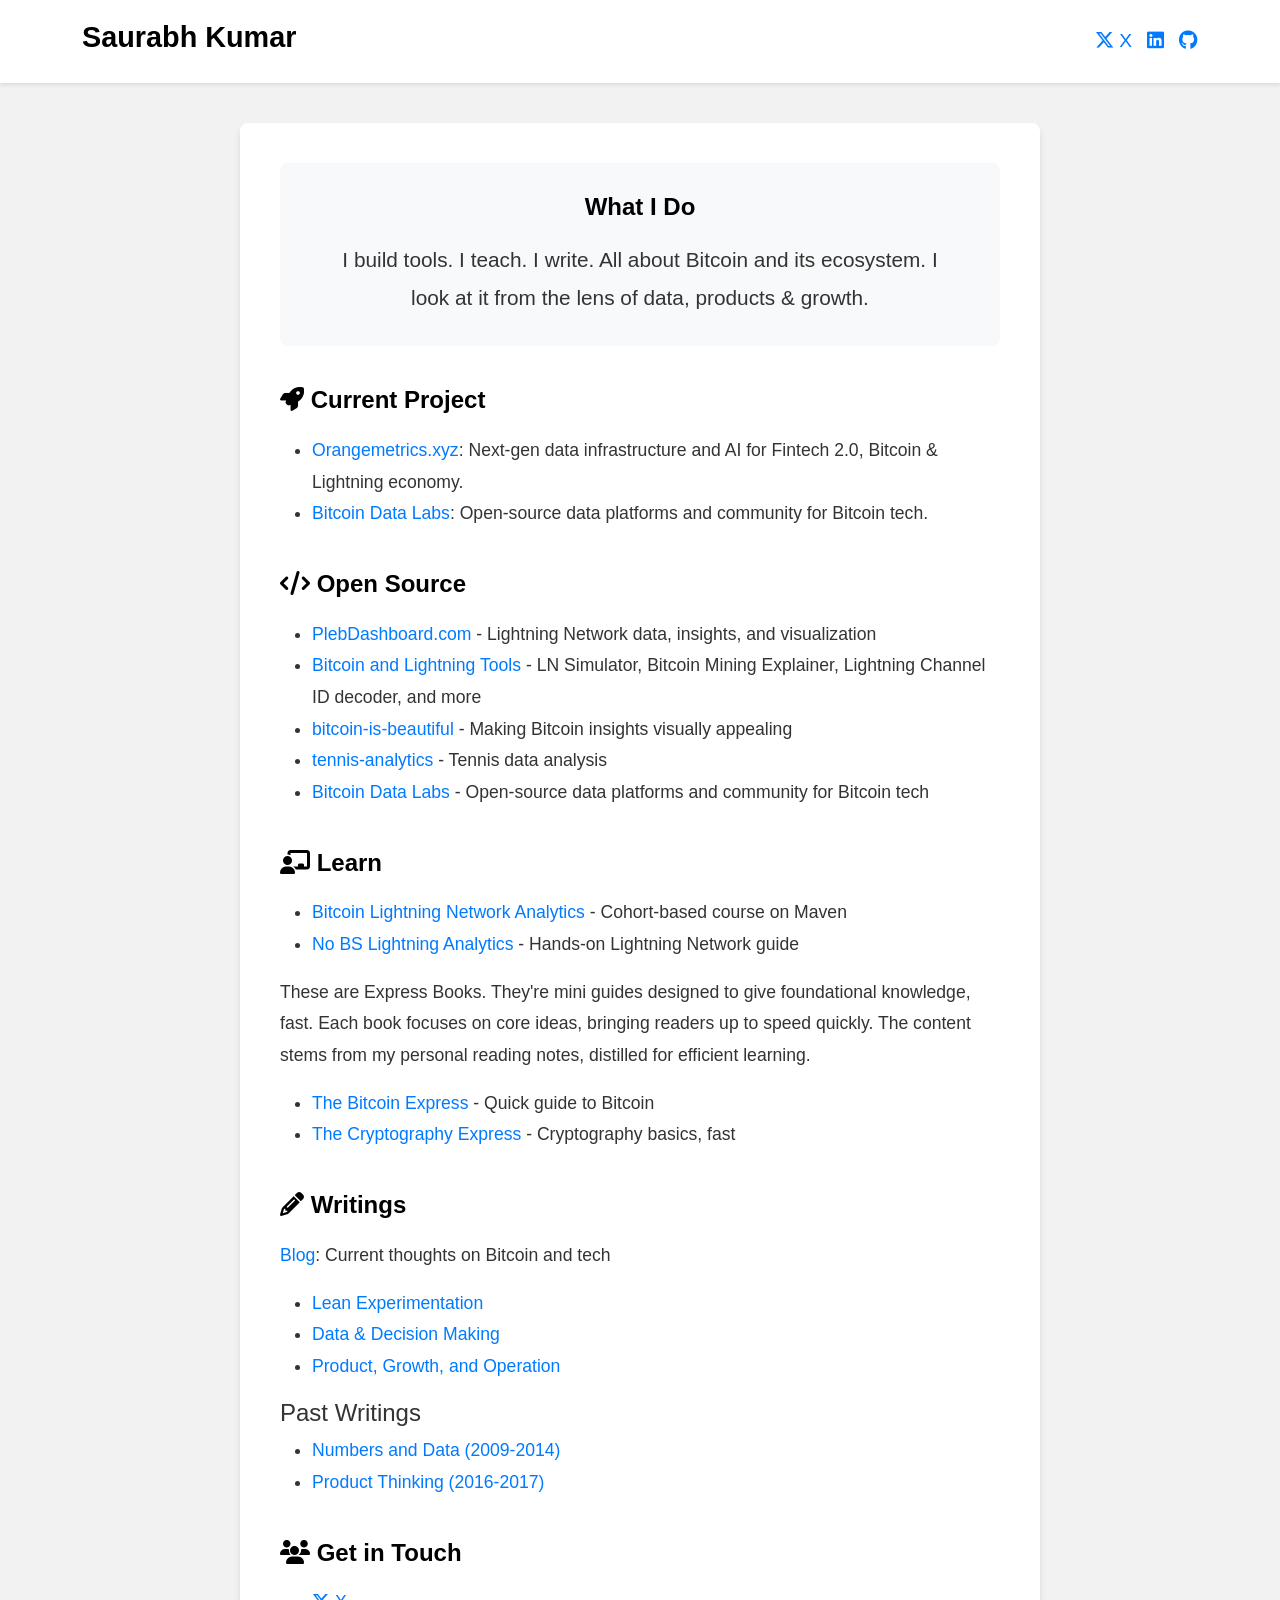
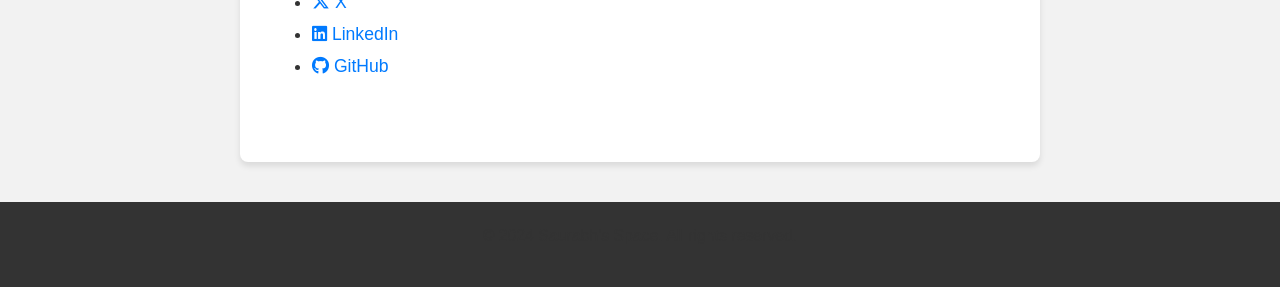
<file: index.html>
<!DOCTYPE html>
<html lang="en">
<head>
    <meta charset="UTF-8">
    <meta http-equiv="X-UA-Compatible" content="IE=edge">
    <meta name="viewport" content="width=device-width, initial-scale=1.0">
    <link href="https://cdnjs.cloudflare.com/ajax/libs/twitter-bootstrap/5.3.0/css/bootstrap.min.css" rel="stylesheet">
    <link href="https://cdnjs.cloudflare.com/ajax/libs/font-awesome/6.4.0/css/all.min.css" rel="stylesheet">
    <link rel="stylesheet" type="text/css" href="home.css"/>
    <title>Saurabh Kumar</title>
</head>
<body>
    <nav class="navbar">
    <div class="container">
        <h1 class="navbar-brand">Saurabh Kumar</h1>
        <div class="link-container">
            
            <a class="nav-link" href="https://x.com/sorukumar" target="_blank"><i class="fab fa-x-twitter"></i> X</a>
            <a class="nav-link" href="https://www.linkedin.com/in/sorukumar/" target="_blank"><i class="fab fa-linkedin"></i></a>
            <a class="nav-link" href="https://github.com/sorukumar" target="_blank"><i class="fab fa-github"></i></a>
        </div>
    </div>
    </nav>

    <div class="container-body">
        <section class="explainer">
            <h3>What I Do</h3>
            <p>I build tools. I teach. I write. All about Bitcoin and its ecosystem. I look at it from the lens of data, products & growth.</p>
        </section>

        <section class="main-project">
            <h3><i class="fas fa-rocket"></i> Current Project</h3>
            <ul>
                <li><a href="https://www.orangemetrics.xyz/" target="_blank">Orangemetrics.xyz</a>: Next-gen data infrastructure and AI for Fintech 2.0, Bitcoin & Lightning economy.</li>
                <li><a href="https://bitcoindatalabs.org/" target="_blank">Bitcoin Data Labs</a>: Open-source data platforms and community for Bitcoin tech.</li>
            </ul>
        </section>

        <section class="projects">
            <h3><i class="fas fa-code"></i> Open Source</h3>
            <ul>
                <li><a href="https://sorukumar.github.io/plebdashboard-ln/" target="_blank">PlebDashboard.com</a> - Lightning Network data, insights, and visualization</li>
                <li><a href="https://sorukumar.github.io/Tools/" target="_blank">Bitcoin and Lightning Tools</a> - LN Simulator, Bitcoin Mining Explainer, Lightning Channel ID decoder, and more</li>
                <li><a href="https://sorukumar.github.io/bitcoin-is-beautiful/" target="_blank">bitcoin-is-beautiful</a> - Making Bitcoin insights visually appealing</li>
                <li><a href="https://sorukumar.github.io/tennis-analytics/" target="_blank">tennis-analytics</a> - Tennis data analysis </li>
                <li><a href="https://bitcoindatalabs.org/" target="_blank">Bitcoin Data Labs</a> - Open-source data platforms and community for Bitcoin tech</li>
            </ul>
           
        </section>

        <section class="offerings">
            <h3><i class="fas fa-chalkboard-teacher"></i> Learn</h3>
            <ul>
                <li><a href="https://maven.com/sorukumar/lightninganalytics" target="_blank">Bitcoin Lightning Network Analytics</a> - Cohort-based course on Maven</li>
                <li><a href="https://sorukumar.gumroad.com/l/sjxgns" target="_blank">No BS Lightning Analytics</a> - Hands-on Lightning Network guide</li>
            </ul>  
            <p>These are Express Books. They're mini guides designed to give foundational knowledge, fast. Each book focuses on core ideas, bringing readers up to speed quickly. The content stems from my personal reading notes, distilled for efficient learning.</p> 
            <ul>    
                <li><a href="https://sorukumar.github.io/TheBitcoinExpress/index.html" target="_blank">The Bitcoin Express</a> - Quick guide to Bitcoin</li>
                <li><a href="https://sorukumar.github.io/TheCryptographyExpress/index.html" target="_blank">The Cryptography Express</a> - Cryptography basics, fast</li>
            </ul>
        </section>

        <section class="writings">
            <h3><i class="fas fa-pencil-alt"></i> Writings</h3>
            <p><a href="https://sorukumar.github.io/blog/" target="_blank">Blog</a>: Current thoughts on Bitcoin and tech</p>
            <ul>
                <li><a href="https://sorukumar.github.io/TheArtofExperimentation/" target="_blank">Lean Experimentation</a></li>
                <li><a href="https://sorukumar.github.io/blog/link" target="_blank">Data & Decision Making</a></li>
                <li><a href="https://sorukumar.github.io/blog/link" target="_blank">Product, Growth, and Operation</a></li>
            </ul>
            <h4>Past Writings</h4>
            <ul>
                <li><a href="https://analystnextdoor.wordpress.com/" target="_blank">Numbers and Data (2009-2014)</a></li>
                <li><a href="https://productthinkingblog.wordpress.com/" target="_blank">Product Thinking (2016-2017)</a></li>
            </ul>
        </section>

        <section class="social-media">
            <h3><i class="fas fa-users"></i> Get in Touch</h3>
            <ul>
                <li><a href="https://x.com/sorukumar" target="_blank"><i class="fab fa-x-twitter"></i> X</a></li>
                <li><a href="https://www.linkedin.com/in/sorukumar/" target="_blank"><i class="fab fa-linkedin"></i> LinkedIn</a></li>
                <li><a href="https://github.com/sorukumar" target="_blank"><i class="fab fa-github"></i> GitHub</a></li>
            </ul>
        </section>
    </div>

    <footer>
        <p>&copy; 2024 Saurabh's Space. All rights reserved.</p>
    </footer>
</body>
</html>
</file>
<file: home.css>
/* Base Styles */
body {
    margin: 0;
    padding: 0;
    font-family: -apple-system, BlinkMacSystemFont, 'Segoe UI', Roboto, Helvetica, Arial, sans-serif;
    line-height: 1.6;
    background-color: #f2f2f2;
    color: #333;
}

/* Navigation */
.navbar {
    background-color: #fff;
    box-shadow: 0 2px 4px rgba(0,0,0,0.1);
    padding: 15px 0;
}

.navbar-brand {
    font-size: 1.8em;
    font-weight: 700;
    color: #000;
}

.nav-link {
    color: #007AFF;
    font-weight: 500;
    transition: color 0.3s ease;
}

.nav-link:hover {
    color: #0056b3;
}

/* Social Links in Navbar */
.link-container {
    display: flex;
    align-items: center;
}

.link-container .nav-link {
    margin-left: 15px;
    font-size: 1.2em;
}

/* Hero Section */
.hero {
    background-color: #007AFF;
    color: #fff;
    padding: 60px 0;
    text-align: center;
}

.hero h2 {
    font-size: 2.5em;
    font-weight: 700;
    margin-bottom: 20px;
}

.hero p {
    font-size: 1.2em;
    max-width: 600px;
    margin: 0 auto;
}

/* Main Content */
.container-body {
    max-width: 800px;
    margin: 40px auto;
    padding: 40px;
    background-color: #fff;
    box-shadow: 0 4px 6px rgba(0,0,0,0.1);
    border-radius: 8px;
}

section {
    margin-bottom: 40px;
}

h3 {
    font-size: 1.5em;
    font-weight: 600;
    margin-bottom: 20px;
    color: #000;
}

p, li {
    font-size: 1.1em;
    color: #333;
    line-height: 1.8;
}

a {
    color: #007AFF;
    text-decoration: none;
    transition: color 0.3s ease;
}

a:hover {
    color: #0056b3;
}

/* Explainer Section */
.explainer {
    background-color: #f8f9fa;
    padding: 30px;
    border-radius: 8px;
    text-align: center;
}

.explainer p {
    font-size: 1.3em;
    font-weight: 300;
    max-width: 600px;
    margin: 0 auto;
}

/* Footer */
footer {
    background-color: #333;
    color: #fff;
    text-align: center;
    padding: 20px 0;
    font-size: 0.9em;
}

/* Responsive Design */
@media (max-width: 768px) {
    .container-body {
        padding: 20px;
    }

    .hero h2 {
        font-size: 2em;
    }

    .explainer p {
        font-size: 1.1em;
    }

    .link-container .nav-link {
        margin-left: 10px;
        font-size: 1em;
    }
}
</file>
